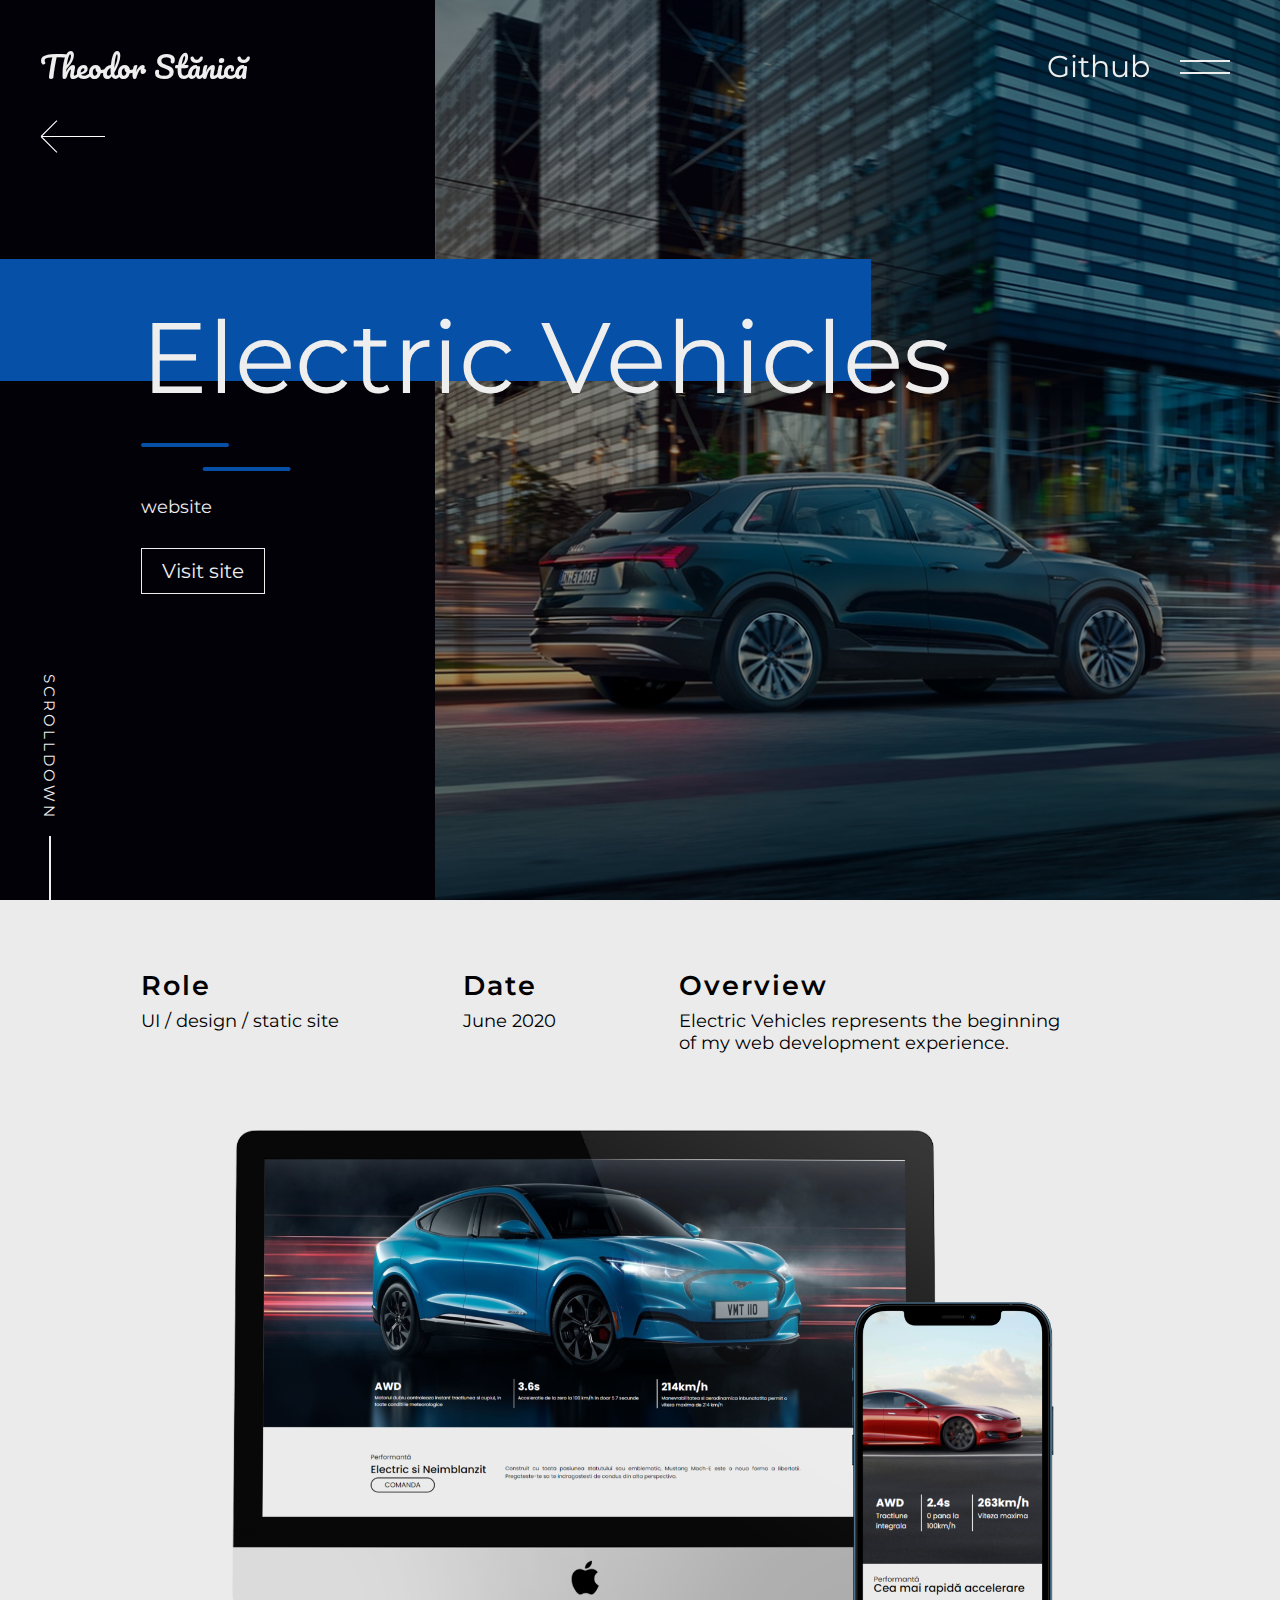
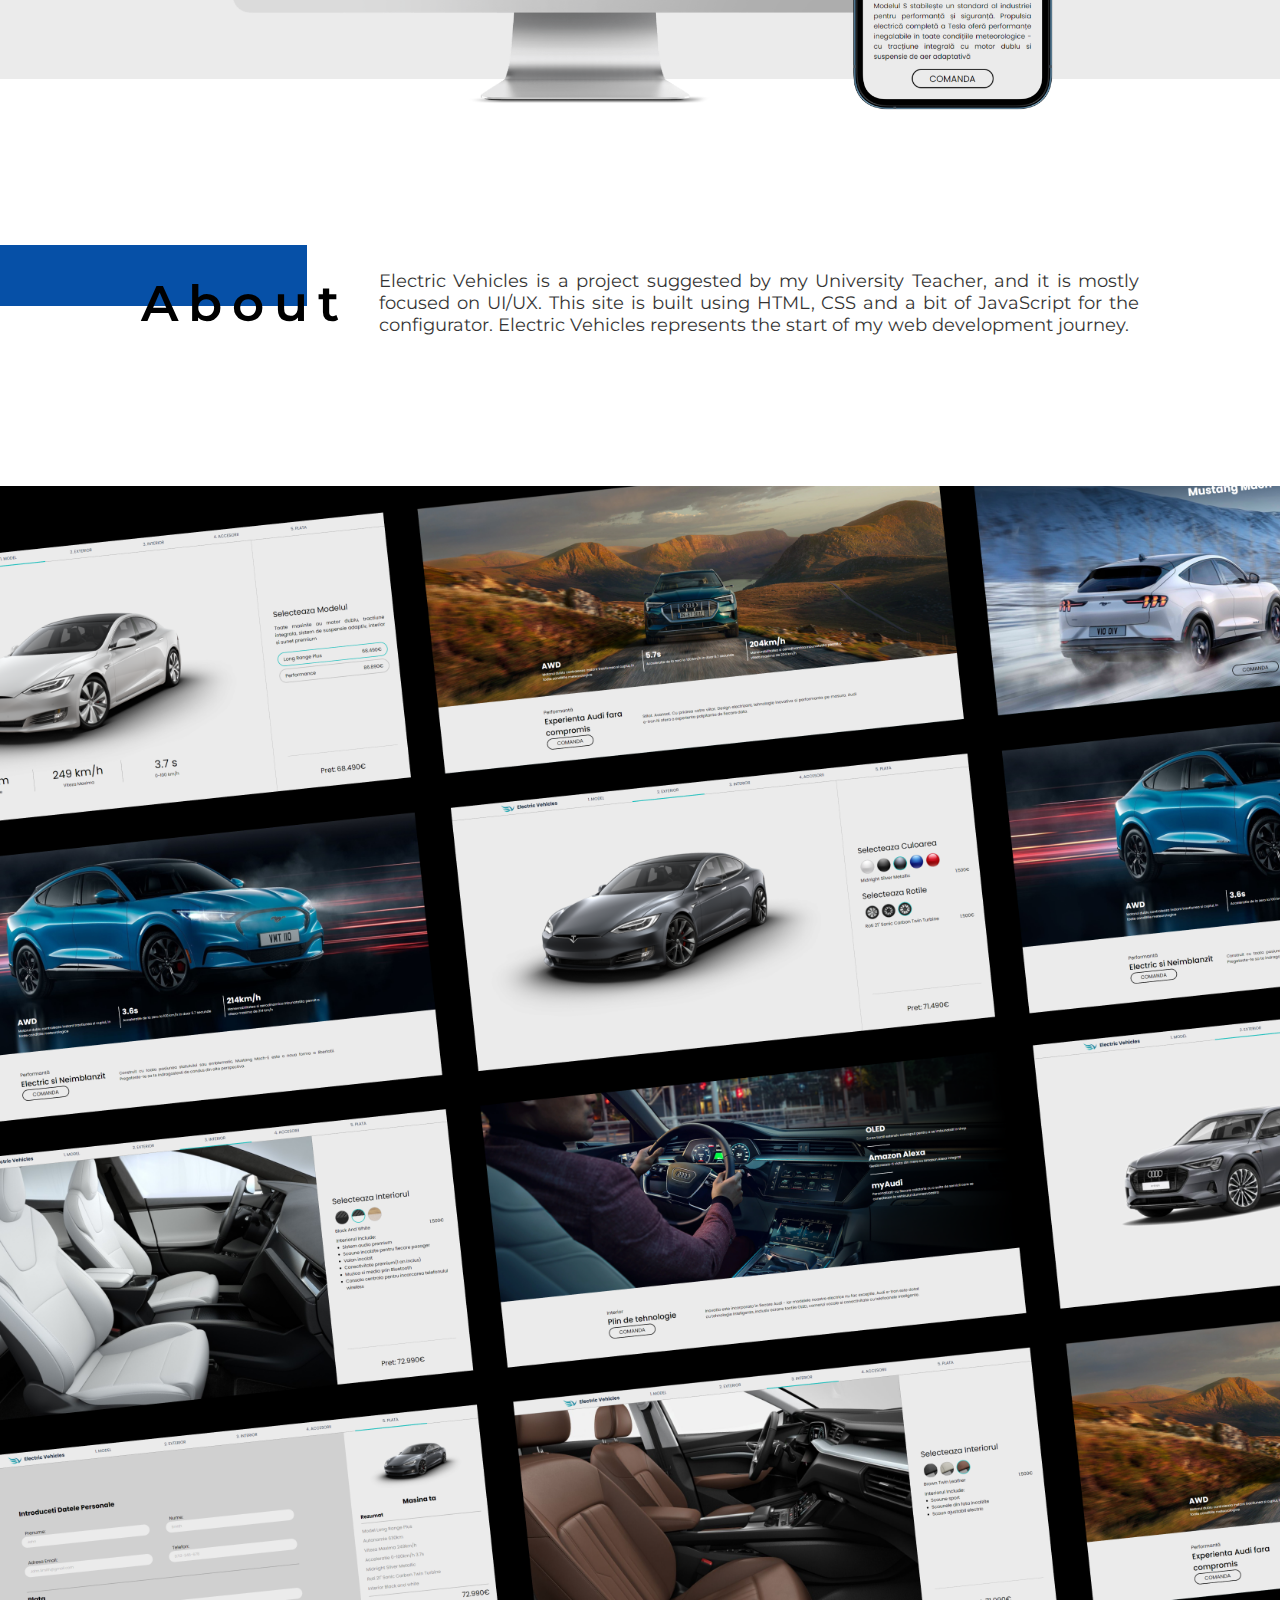
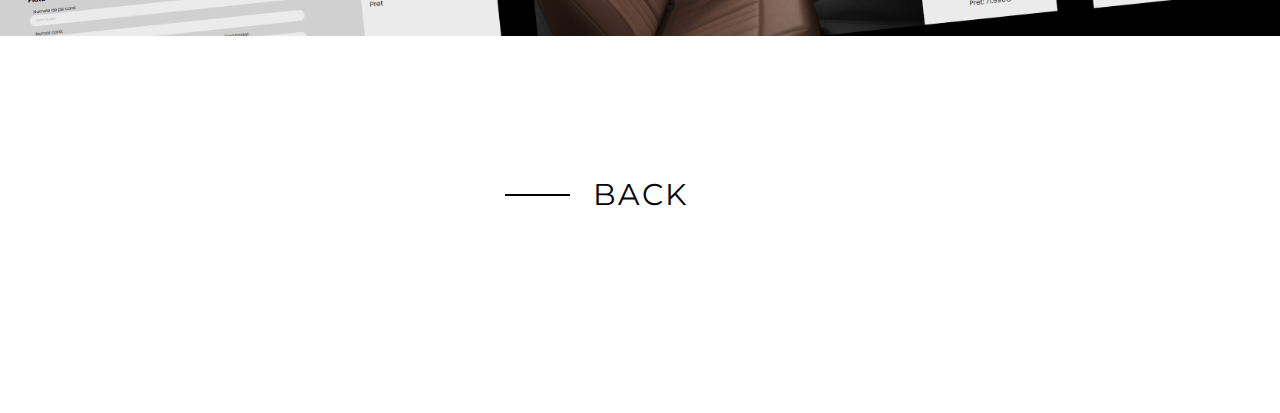
<file: electric-vehicles.html>
<!DOCTYPE html>
<html lang="en" class="presentation">
  <head>
    <meta charset="UTF-8" />
    <meta name="viewport" content="width=device-width, initial-scale=1.0" />
    <meta
      name="description"
      content="Theodor Stanica's Portfolio - Electric-Vehicles"
    />
    <title>Electric Vehicles</title>
    <link
      href="https://fonts.googleapis.com/css2?family=Montserrat:wght@400;600;900&family=Pacifico&display=swap"
      rel="stylesheet"
    />
    <link rel="stylesheet" href="./styles/styles.css" />
    <link
      rel="stylesheet"
      href="https://use.fontawesome.com/releases/v5.15.1/css/all.css"
      integrity="sha384-vp86vTRFVJgpjF9jiIGPEEqYqlDwgyBgEF109VFjmqGmIY/Y4HV4d3Gp2irVfcrp"
      crossorigin="anonymous"
      defer
    />
    <link rel="icon" href="./img/favicon.svg" />
  </head>
  <body>
    <header>
      <div class="logo-name">
        <a href="./index.html">Theodor Stănică</a>
      </div>
      <div class="nav-left">
        <a
          href="https://github.com/TheoStanica"
          class="nav-git-link"
          target="_blank"
          rel="noreferrer"
          ><i class="fab fa-github"></i> Github</a
        >
        <div class="hamburger">
          <div class="line line1"></div>
          <div class="line line2"></div>
        </div>
      </div>
      <div class="extended-menu">
        <ul class="nav-links">
          <li><a href="index.html#home">HOME</a></li>
          <li><a href="index.html#work1">MY WORK</a></li>
          <li><a href="index.html#contact">CONTACT</a></li>
        </ul>
      </div>
    </header>
    <section class="section-slide page-top">
      <div class="hero-left">
        <div class="hero-title">
          <h1>Electric Vehicles</h1>
          <div class="hero-title-bg"></div>
        </div>

        <div class="hero-lines">
          <div class="hero-line1"></div>
          <div class="hero-line2"></div>
        </div>
        <div class="hero-subtitle">
          <p>website</p>
          <a
            class="cta-button"
            href="https://theostanica.github.io/Electric-Vehicles/"
            target="_blank"
            rel="noreferrer"
            >Visit site</a
          >
        </div>
      </div>
      <div class="image image-electric-vehicles"></div>
      <div class="back-button">
        <a href="./index.html#work4"
          ><img src="./img/back-arrow.svg" alt="Back Arrow" loading="lazy"
        /></a>
      </div>
      <p class="scrolldown">SCROLLDOWN</p>
    </section>
    <section class="wrapper">
      <div class="meta">
        <div class="content meta-text-wrap">
          <ul class="meta-text">
            <li>
              <p class="small-title">Role</p>
              <p>UI / design / static site</p>
            </li>
            <li>
              <p class="small-title">Date</p>
              <p>June 2020</p>
            </li>
            <li>
              <p class="small-title">Overview</p>
              <p>
                Electric Vehicles represents the beginning of my web development
                experience.
              </p>
            </li>
          </ul>
        </div>
        <div class="content img-content">
          <img
            src="./img/EV-mac-mock.png"
            alt="Electric-Vahicles Presentation"
            loading="lazy"
          />
        </div>
        <div class="back-cover"></div>
      </div>
      <div class="text">
        <h2 class="heading">About</h2>
        <p class="text-works">
          Electric Vehicles is a project suggested by my University Teacher, and
          it is mostly focused on UI/UX. This site is built using HTML, CSS and
          a bit of JavaScript for the configurator. Electric Vehicles represents
          the start of my web development journey.
        </p>
      </div>
      <div class="big-image"></div>
      <div class="content back-btn-wrap">
        <a class="back-btn" href="./index.html#work4">BACK</a>
      </div>
    </section>
  </body>

  <script src="./js/navHandler.js"></script>
  <script src="./js/presentProject.js"></script>
</html>
</file>
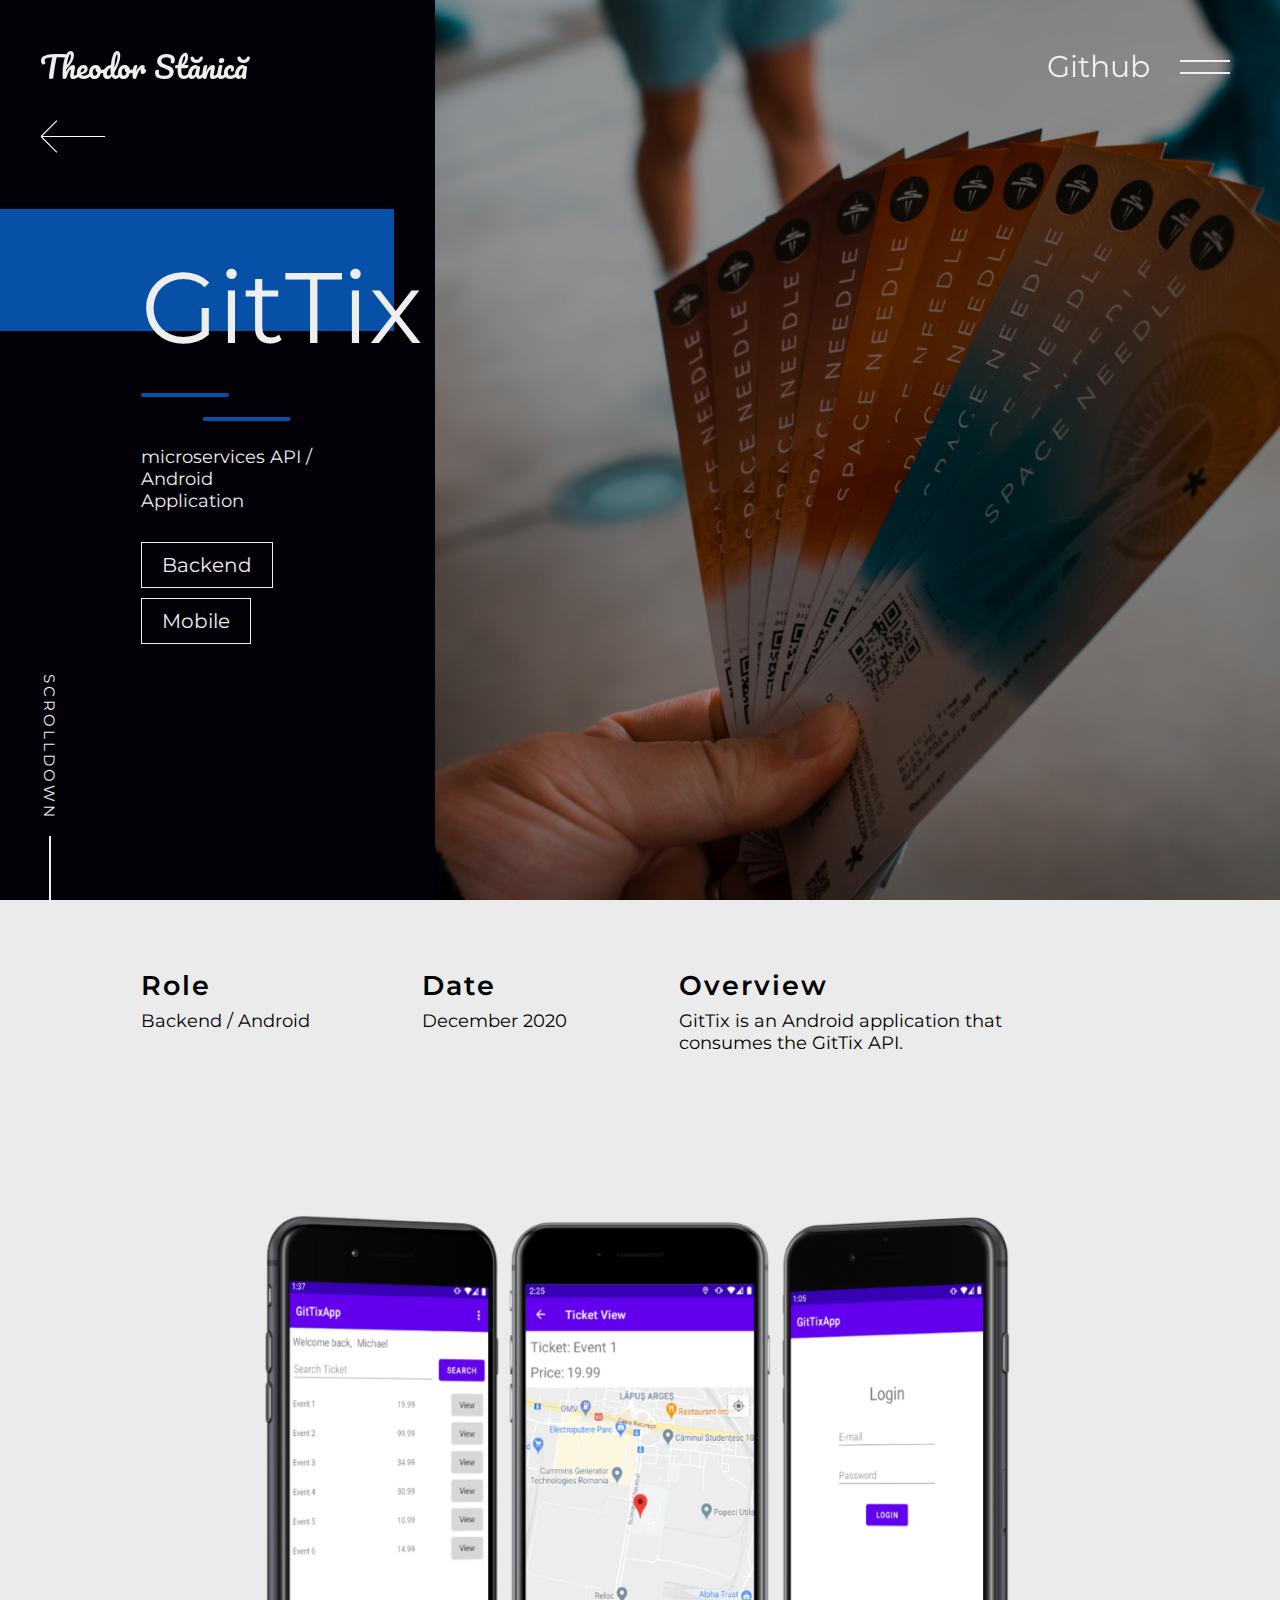
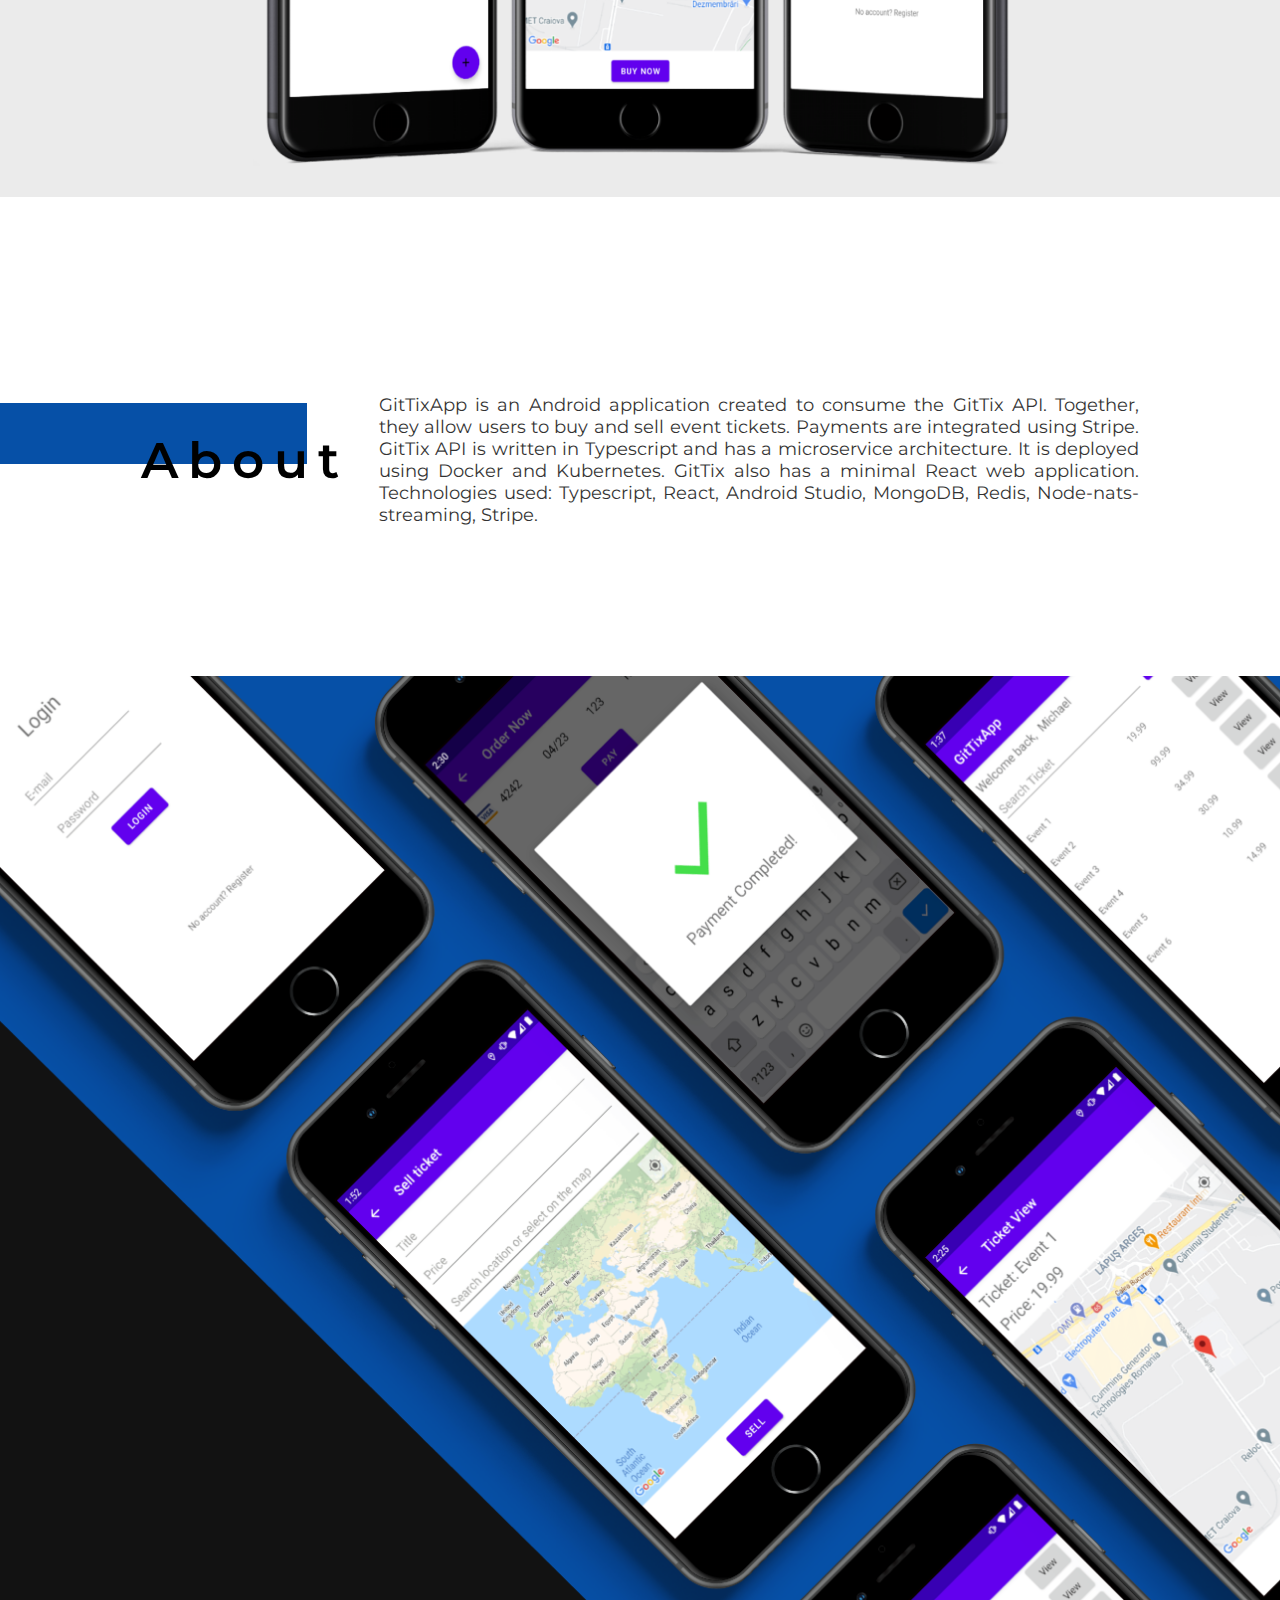
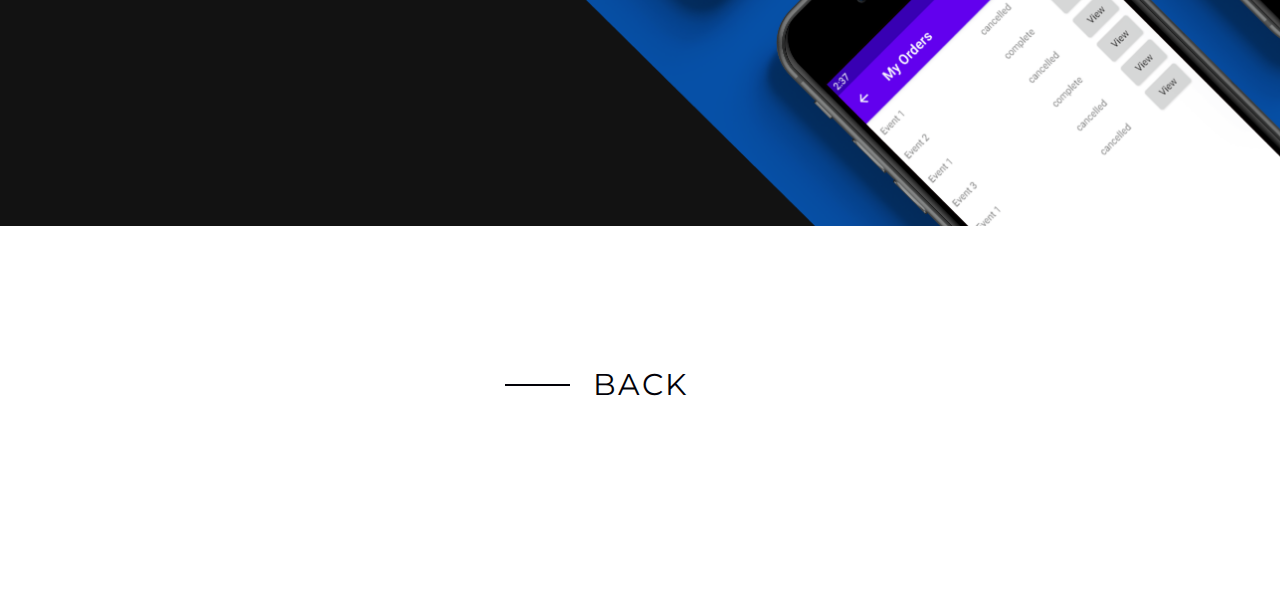
<file: gititx.html>
<!DOCTYPE html>
<html lang="en" class="presentation">
  <head>
    <meta charset="UTF-8" />
    <meta name="viewport" content="width=device-width, initial-scale=1.0" />
    <meta name="description" content="Theodor Stanica's Portfolio - GitTix" />
    <title>GitTix</title>
    <link
      href="https://fonts.googleapis.com/css2?family=Montserrat:wght@400;600;900&family=Pacifico&display=swap"
      rel="stylesheet"
    />
    <link rel="stylesheet" href="./styles/styles.css" />
    <link
      rel="stylesheet"
      href="https://use.fontawesome.com/releases/v5.15.1/css/all.css"
      integrity="sha384-vp86vTRFVJgpjF9jiIGPEEqYqlDwgyBgEF109VFjmqGmIY/Y4HV4d3Gp2irVfcrp"
      crossorigin="anonymous"
      defer
    />
    <link rel="icon" href="./img/favicon.svg" />
  </head>
  <body>
    <header>
      <div class="logo-name">
        <a href="./index.html">Theodor Stănică</a>
      </div>
      <div class="nav-left">
        <a
          href="https://github.com/TheoStanica"
          class="nav-git-link"
          target="_blank"
          rel="noreferrer"
          ><i class="fab fa-github"></i> Github</a
        >
        <div class="hamburger">
          <div class="line line1"></div>
          <div class="line line2"></div>
        </div>
      </div>
      <div class="extended-menu">
        <ul class="nav-links">
          <li><a href="index.html#home">HOME</a></li>
          <li><a href="index.html#work1">MY WORK</a></li>
          <li><a href="index.html#contact">CONTACT</a></li>
        </ul>
      </div>
    </header>
    <section class="section-slide page-top">
      <div class="hero-left">
        <div class="hero-title">
          <h1>GitTix</h1>
          <div class="hero-title-bg"></div>
        </div>

        <div class="hero-lines">
          <div class="hero-line1"></div>
          <div class="hero-line2"></div>
        </div>
        <div class="hero-subtitle">
          <p>microservices API / Android Application</p>
          <a
            class="cta-button"
            href="https://github.com/TheoStanica/tickets-microservices/"
            target="_blank"
            rel="noreferrer"
            ><i class="fab fa-github"></i> Backend</a
          >
          <a
            class="cta-button"
            href="https://github.com/TheoStanica/GitTix-Android/"
            target="_blank"
            rel="noreferrer"
            ><i class="fab fa-github"></i> Mobile</a
          >
        </div>
      </div>
      <div class="image image-gittix"></div>
      <div class="back-button">
        <a href="./index.html#work3"
          ><img src="./img/back-arrow.svg" alt="Back Arrow"
        /></a>
      </div>
      <p class="scrolldown">SCROLLDOWN</p>
    </section>
    <section class="wrapper">
      <div class="meta">
        <div class="content meta-text-wrap">
          <ul class="meta-text">
            <li>
              <p class="small-title">Role</p>
              <p>Backend / Android</p>
            </li>
            <li>
              <p class="small-title">Date</p>
              <p>December 2020</p>
            </li>
            <li>
              <p class="small-title">Overview</p>
              <p>
                GitTix is an Android application that consumes the GitTix API.
              </p>
            </li>
          </ul>
        </div>
        <div class="content img-content">
          <img src="./img/gittix-phone-mock.png" alt="GitTix Preview" />
        </div>
        <div class="back-cover"></div>
      </div>
      <div class="text">
        <h2 class="heading">About</h2>
        <p class="text-works">
          GitTixApp is an Android application created to consume the GitTix API.
          Together, they allow users to buy and sell event tickets. Payments are
          integrated using Stripe. GitTix API is written in Typescript and has a
          microservice architecture. It is deployed using Docker and Kubernetes.
          GitTix also has a minimal React web application. Technologies used:
          Typescript, React, Android Studio, MongoDB, Redis,
          Node-nats-streaming, Stripe.
        </p>
      </div>
      <div class="big-image gittix"></div>
      <div class="content back-btn-wrap">
        <a class="back-btn" href="./index.html#work3">BACK</a>
      </div>
    </section>
  </body>

  <script src="./js/navHandler.js"></script>
  <script src="./js/presentProject.js"></script>
</html>
</file>
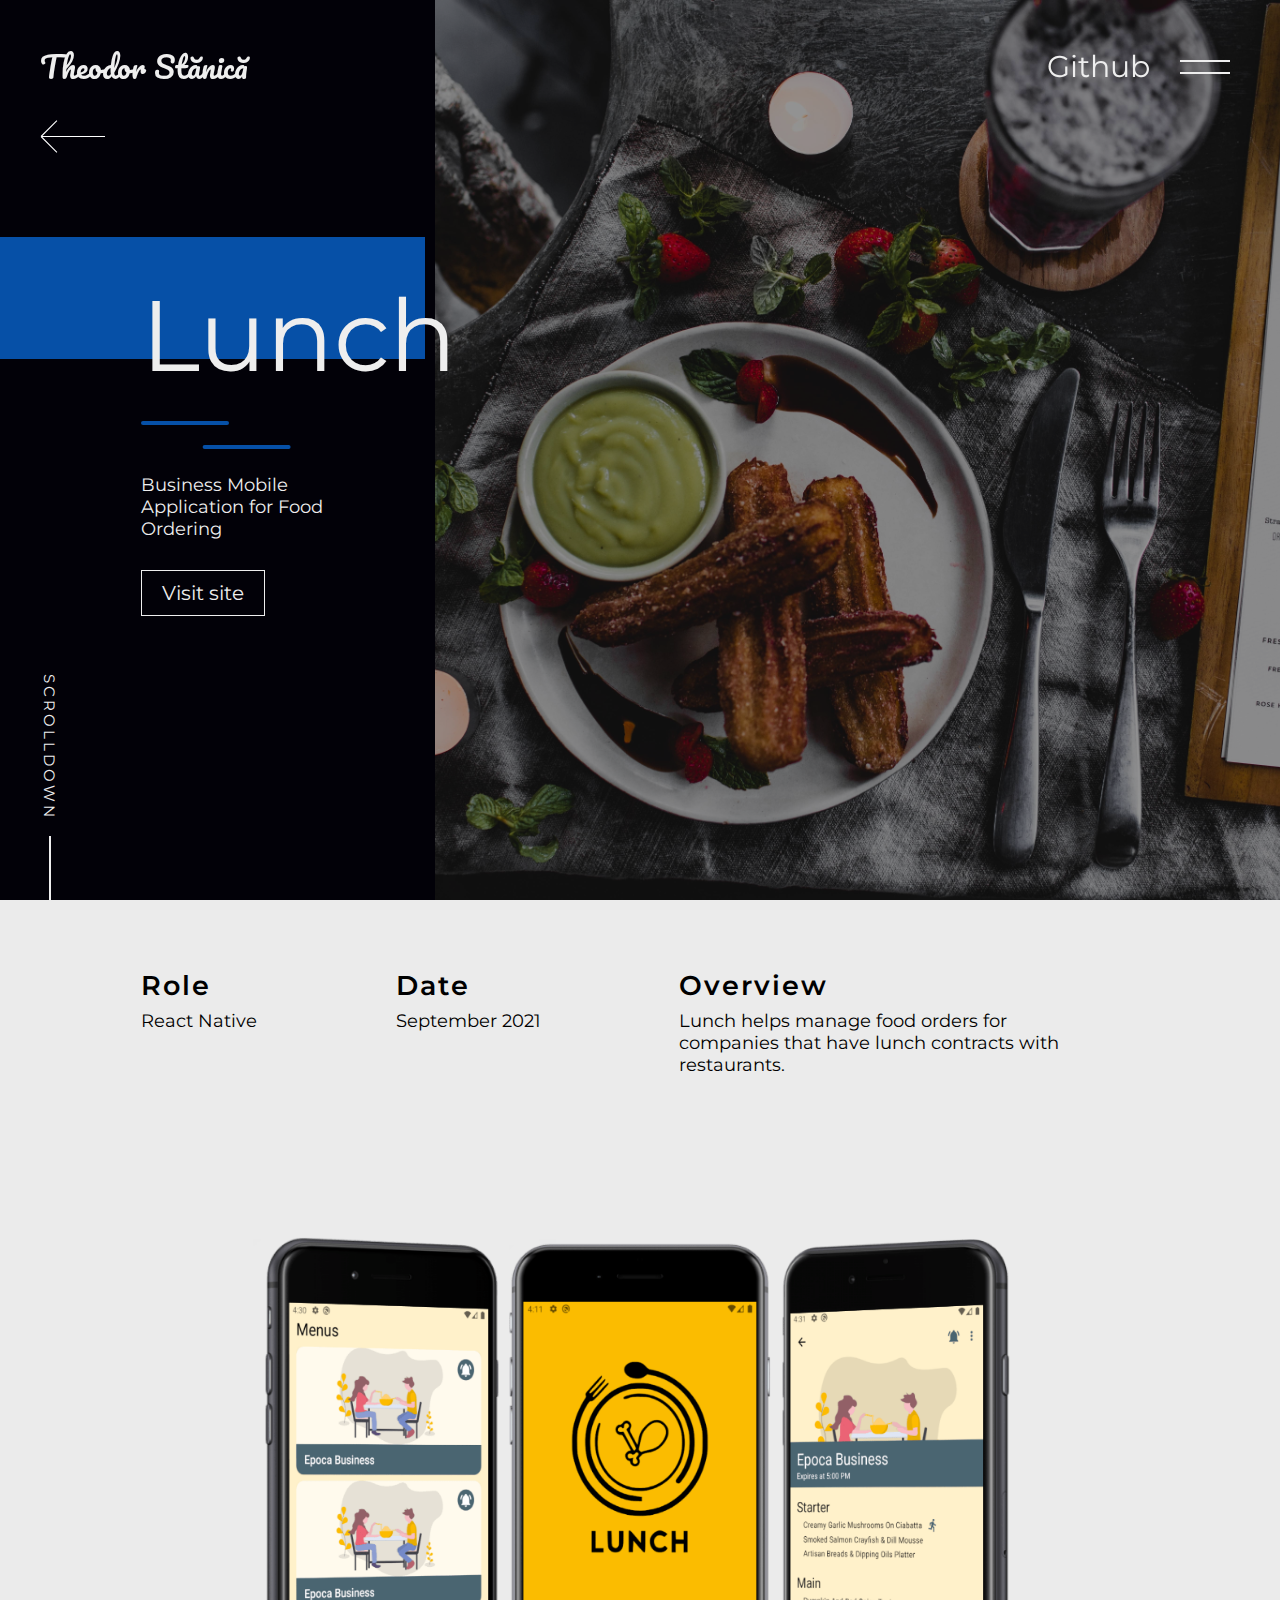
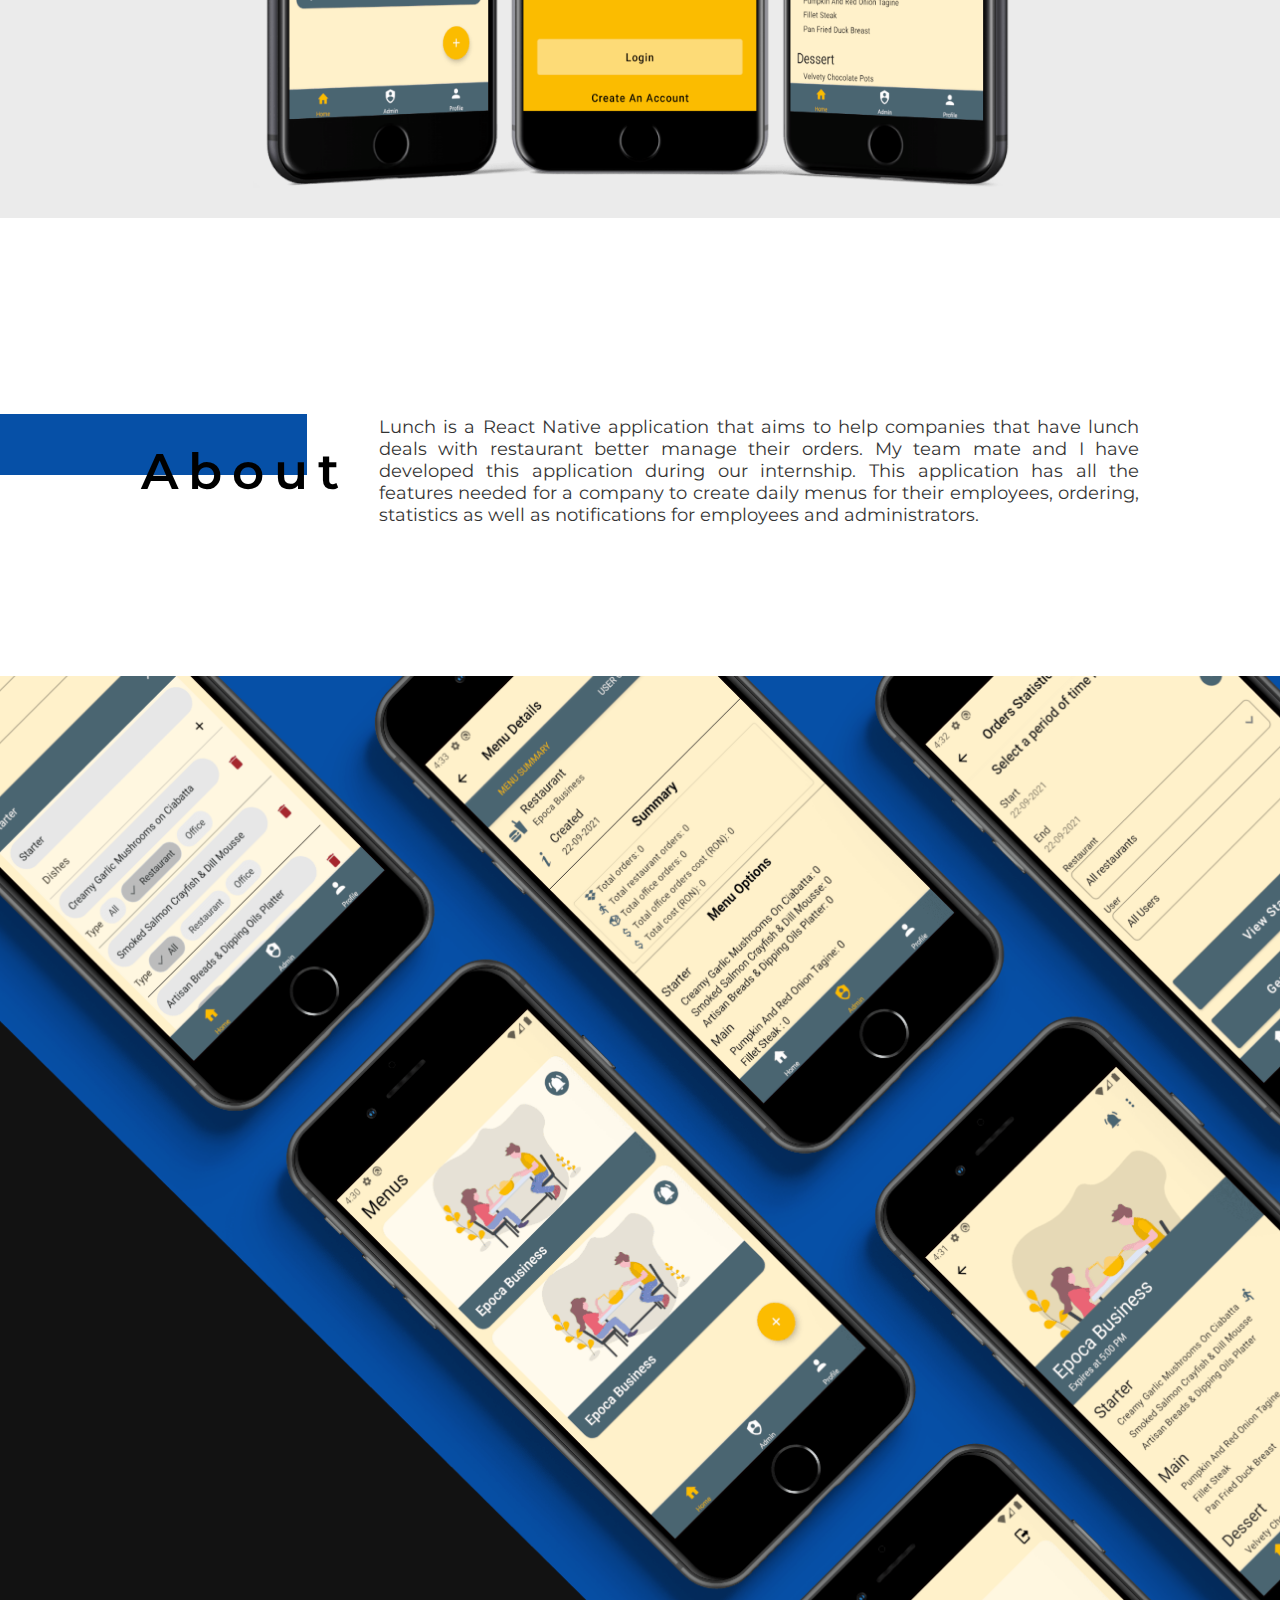
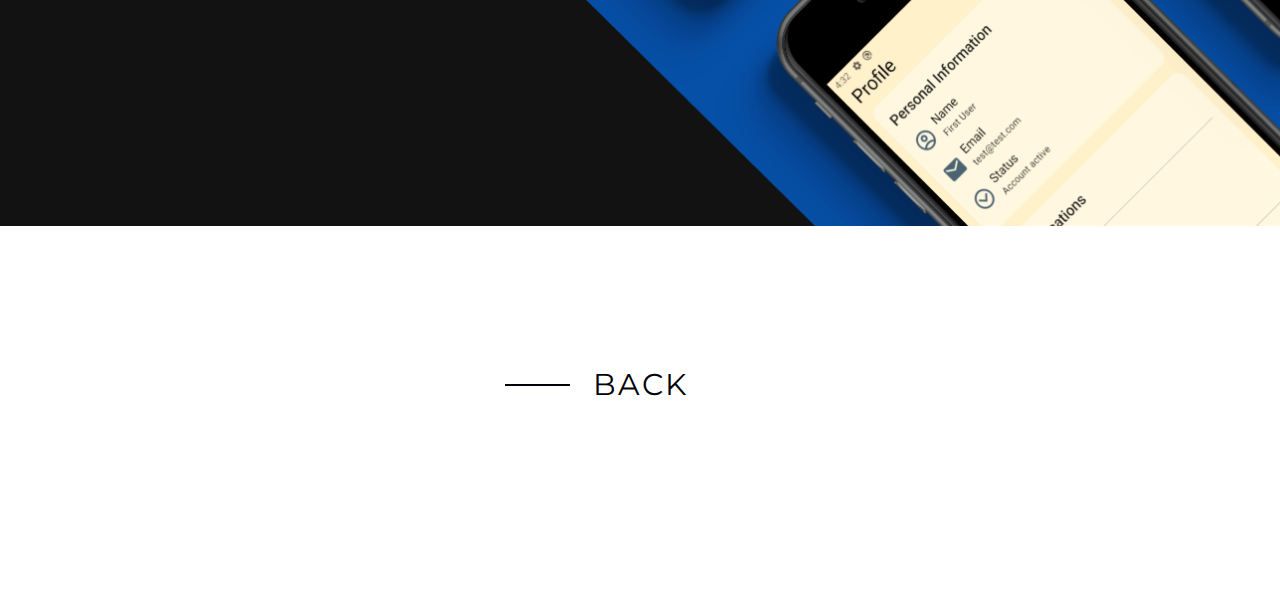
<file: lunch.html>
<!DOCTYPE html>
<html lang="en" class="presentation">
  <head>
    <meta charset="UTF-8" />
    <meta name="viewport" content="width=device-width, initial-scale=1.0" />
    <meta name="description" content="Theodor Stanica's Portfolio - Lunch" />
    <title>Lunch</title>
    <link
      href="https://fonts.googleapis.com/css2?family=Montserrat:wght@400;600;900&family=Pacifico&display=swap"
      rel="stylesheet"
    />
    <link rel="stylesheet" href="./styles/styles.css" />
    <link
      rel="stylesheet"
      href="https://use.fontawesome.com/releases/v5.15.1/css/all.css"
      integrity="sha384-vp86vTRFVJgpjF9jiIGPEEqYqlDwgyBgEF109VFjmqGmIY/Y4HV4d3Gp2irVfcrp"
      crossorigin="anonymous"
      defer
    />
    <link rel="icon" href="./img/favicon.svg" />
  </head>
  <body>
    <header>
      <div class="logo-name">
        <a href="./index.html">Theodor Stănică</a>
      </div>
      <div class="nav-left">
        <a
          href="https://github.com/TheoStanica"
          class="nav-git-link"
          target="_blank"
          rel="noreferrer"
          ><i class="fab fa-github"></i> Github</a
        >
        <div class="hamburger">
          <div class="line line1"></div>
          <div class="line line2"></div>
        </div>
      </div>
      <div class="extended-menu">
        <ul class="nav-links">
          <li><a href="index.html#home">HOME</a></li>
          <li><a href="index.html#work1">MY WORK</a></li>
          <li><a href="index.html#contact">CONTACT</a></li>
        </ul>
      </div>
    </header>
    <section class="section-slide page-top">
      <div class="hero-left">
        <div class="hero-title">
          <h1>Lunch</h1>
          <div class="hero-title-bg"></div>
        </div>

        <div class="hero-lines">
          <div class="hero-line1"></div>
          <div class="hero-line2"></div>
        </div>
        <div class="hero-subtitle">
          <p>Business Mobile Application for Food Ordering</p>
          <a
            class="cta-button"
            href="https://github.com/TheoStanica/Lunch/"
            target="_blank"
            rel="noreferrer"
            >Visit site</a
          >
        </div>
      </div>
      <div class="image image-lunch"></div>
      <div class="back-button">
        <a href="./index.html#work1"
          ><img src="./img/back-arrow.svg" alt="Back Arrow"
        /></a>
      </div>
      <p class="scrolldown">SCROLLDOWN</p>
    </section>
    <section class="wrapper">
      <div class="meta">
        <div class="content meta-text-wrap">
          <ul class="meta-text">
            <li>
              <p class="small-title">Role</p>
              <p>React Native</p>
            </li>
            <li>
              <p class="small-title">Date</p>
              <p>September 2021</p>
            </li>
            <li>
              <p class="small-title">Overview</p>
              <p>
                Lunch helps manage food orders for companies that have lunch
                contracts with restaurants.
              </p>
            </li>
          </ul>
        </div>
        <div class="content img-content">
          <img src="./img/lunch-mockup.png" alt="Lunch Mockup" />
        </div>
        <div class="back-cover"></div>
      </div>
      <div class="text">
        <h2 class="heading">About</h2>
        <p class="text-works">
          Lunch is a React Native application that aims to help companies that
          have lunch deals with restaurant better manage their orders. My team
          mate and I have developed this application during our internship. This
          application has all the features needed for a company to create daily
          menus for their employees, ordering, statistics as well as
          notifications for employees and administrators.
        </p>
      </div>
      <div class="big-image lunch"></div>
      <div class="content back-btn-wrap">
        <a class="back-btn" href="./index.html#work1">BACK</a>
      </div>
    </section>
  </body>

  <script src="./js/navHandler.js"></script>
  <script src="./js/presentProject.js"></script>
</html>
</file>
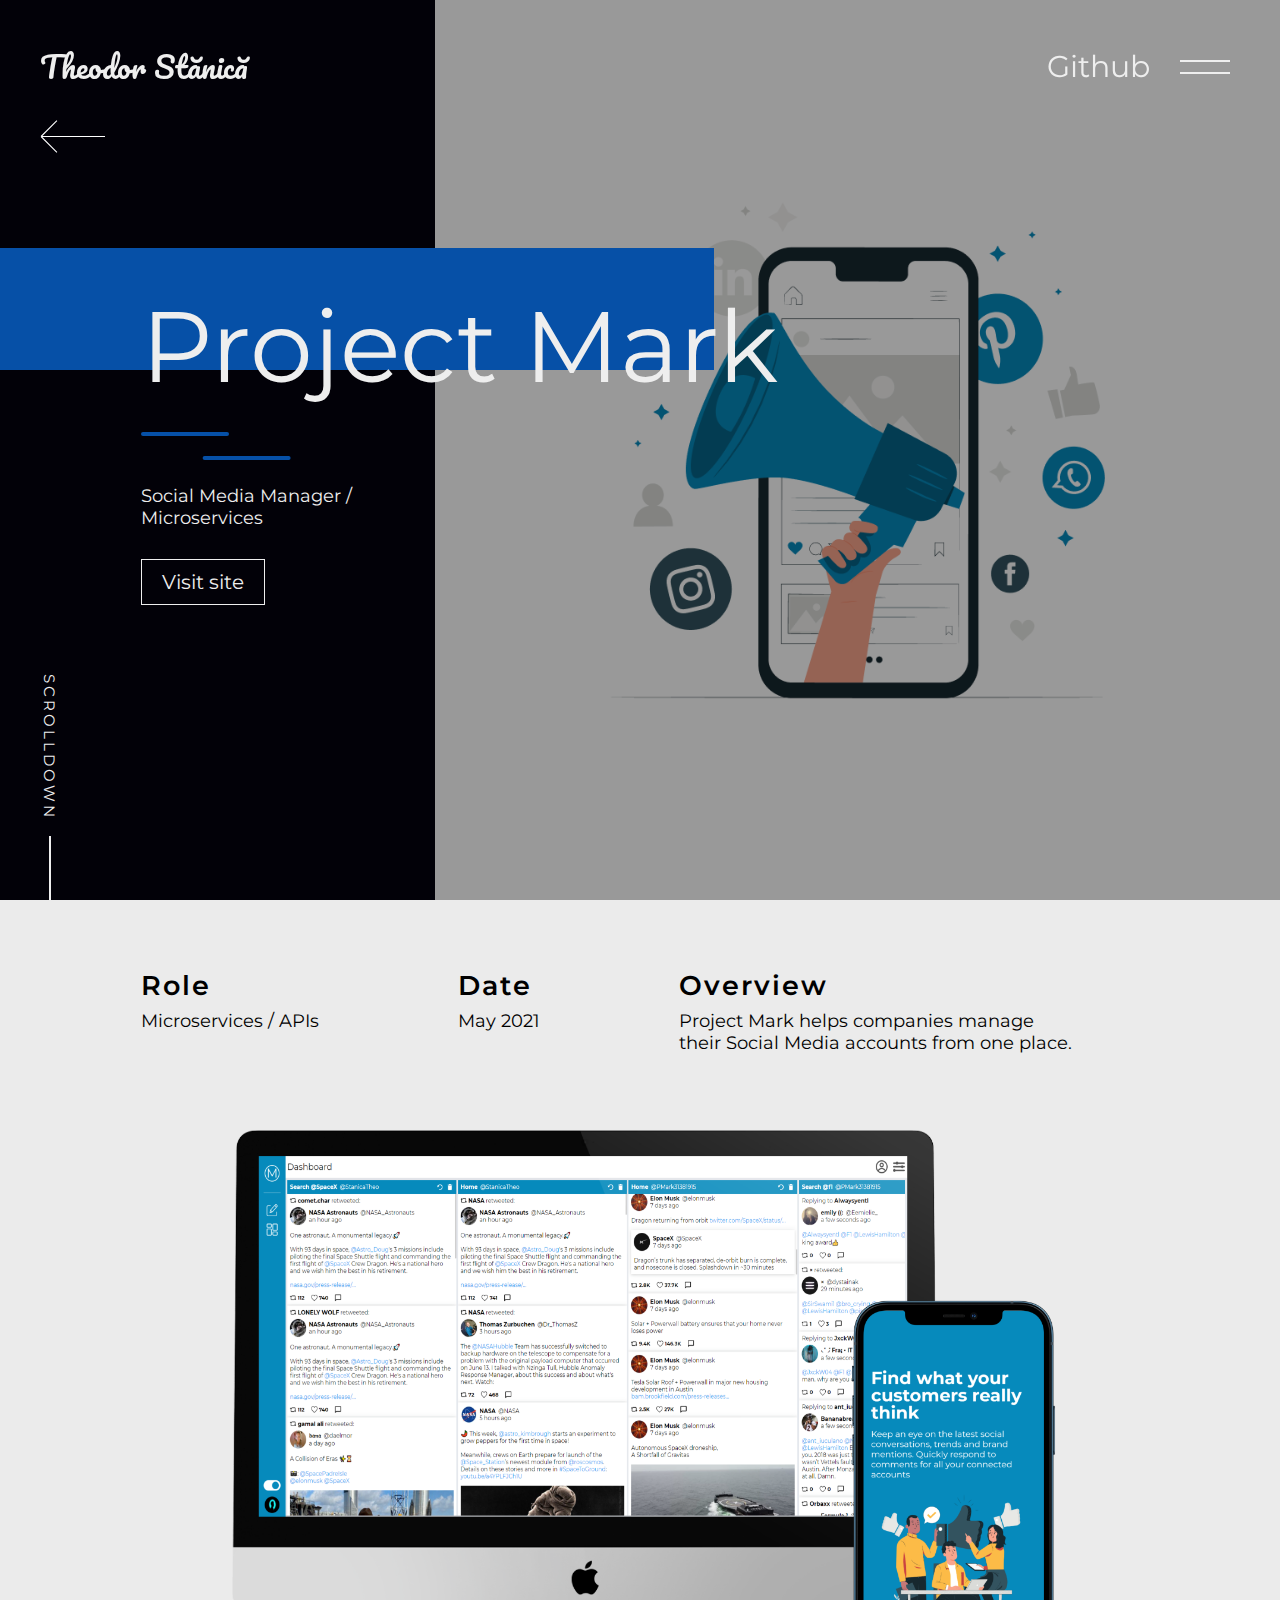
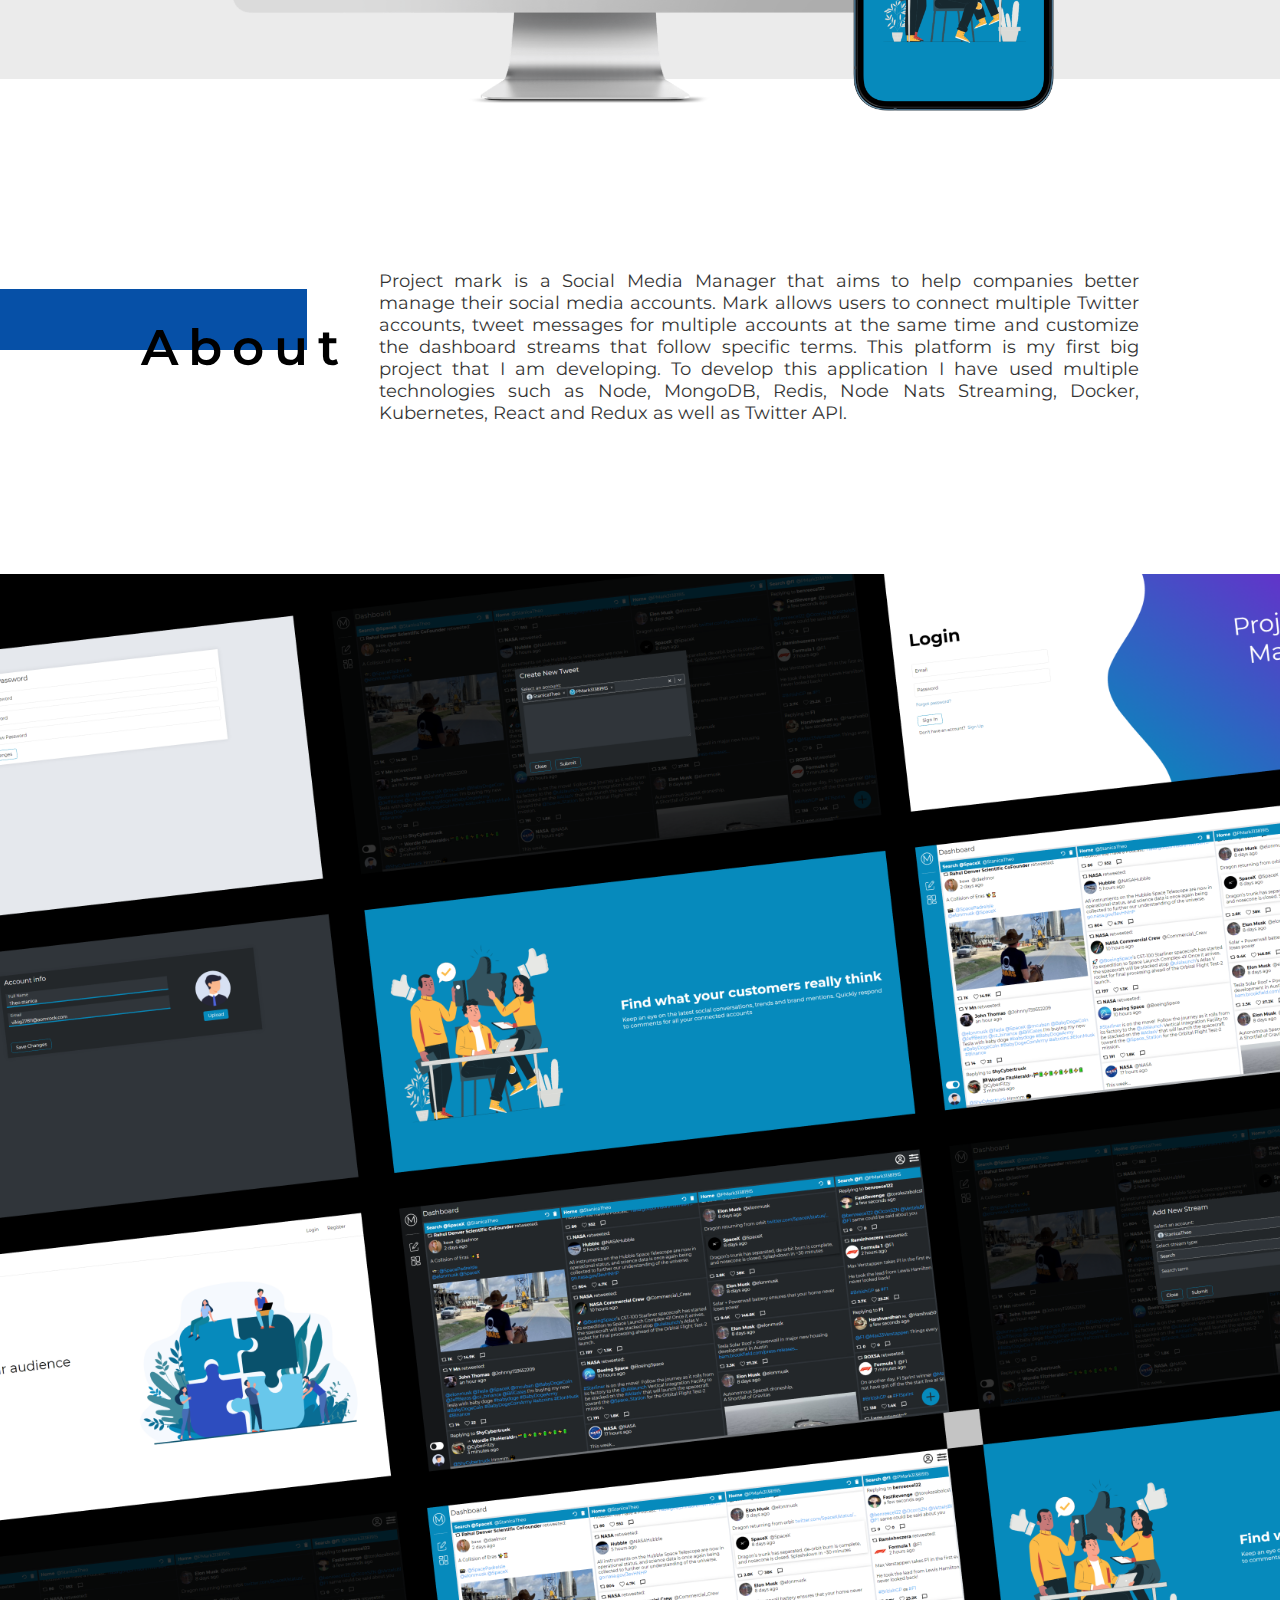
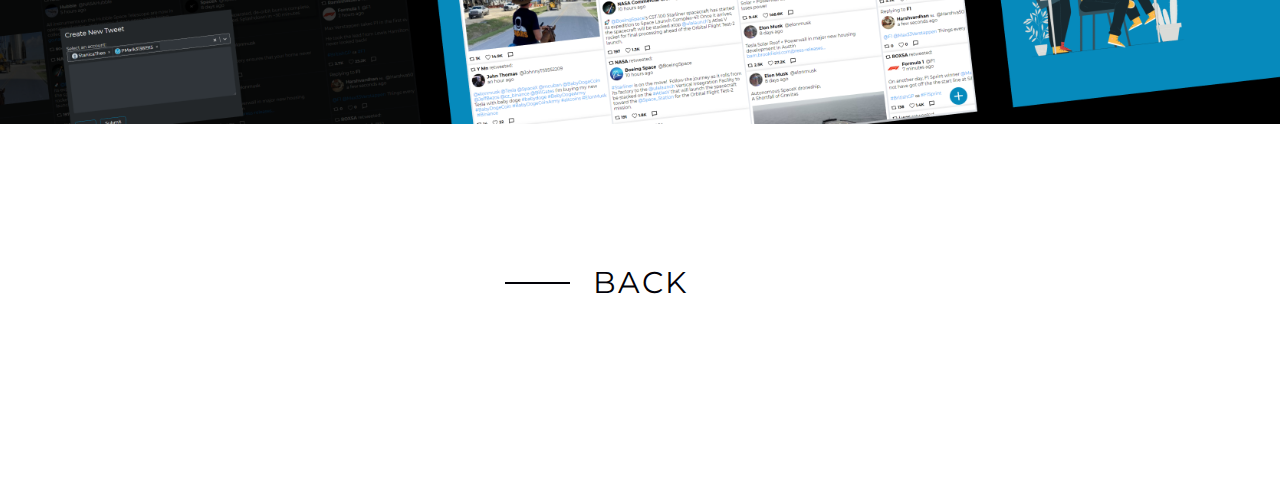
<file: project-mark.html>
<!DOCTYPE html>
<html lang="en" class="presentation">
  <head>
    <meta charset="UTF-8" />
    <meta name="viewport" content="width=device-width, initial-scale=1.0" />
    <meta
      name="description"
      content="Theodor Stanica's Portfolio - Project Mark"
    />
    <title>Project Mark</title>
    <link
      href="https://fonts.googleapis.com/css2?family=Montserrat:wght@400;600;900&family=Pacifico&display=swap"
      rel="stylesheet"
    />
    <link rel="stylesheet" href="./styles/styles.css" />
    <link
      rel="stylesheet"
      href="https://use.fontawesome.com/releases/v5.15.1/css/all.css"
      integrity="sha384-vp86vTRFVJgpjF9jiIGPEEqYqlDwgyBgEF109VFjmqGmIY/Y4HV4d3Gp2irVfcrp"
      crossorigin="anonymous"
      defer
    />
    <link rel="icon" href="./img/favicon.svg" />
  </head>
  <body>
    <header>
      <div class="logo-name">
        <a href="./index.html">Theodor Stănică</a>
      </div>
      <div class="nav-left">
        <a
          href="https://github.com/TheoStanica"
          class="nav-git-link"
          target="_blank"
          rel="noreferrer"
          ><i class="fab fa-github"></i> Github</a
        >
        <div class="hamburger">
          <div class="line line1"></div>
          <div class="line line2"></div>
        </div>
      </div>
      <div class="extended-menu">
        <ul class="nav-links">
          <li><a href="index.html#home">HOME</a></li>
          <li><a href="index.html#work1">MY WORK</a></li>
          <li><a href="index.html#contact">CONTACT</a></li>
        </ul>
      </div>
    </header>
    <section class="section-slide page-top">
      <div class="hero-left">
        <div class="hero-title">
          <h1>Project Mark</h1>
          <div class="hero-title-bg"></div>
        </div>

        <div class="hero-lines">
          <div class="hero-line1"></div>
          <div class="hero-line2"></div>
        </div>
        <div class="hero-subtitle">
          <p>Social Media Manager / Microservices</p>
          <a
            class="cta-button"
            href="https://github.com/TheoStanica/tickets-microservices/"
            target="_blank"
            rel="noreferrer"
            >Visit site</a
          >
        </div>
      </div>
      <div class="image image-mark"></div>
      <div class="back-button">
        <a href="./index.html#work2"
          ><img src="./img/back-arrow.svg" alt="Back Arrow"
        /></a>
      </div>
      <p class="scrolldown">SCROLLDOWN</p>
    </section>
    <section class="wrapper">
      <div class="meta">
        <div class="content meta-text-wrap">
          <ul class="meta-text">
            <li>
              <p class="small-title">Role</p>
              <p>Microservices / APIs</p>
            </li>
            <li>
              <p class="small-title">Date</p>
              <p>May 2021</p>
            </li>
            <li>
              <p class="small-title">Overview</p>
              <p>
                Project Mark helps companies manage their Social Media accounts
                from one place.
              </p>
            </li>
          </ul>
        </div>
        <div class="content img-content">
          <img src="./img/Mark-mockup.png" alt="Project Mark Preview" />
        </div>
        <div class="back-cover"></div>
      </div>
      <div class="text">
        <h2 class="heading">About</h2>
        <p class="text-works">
          Project mark is a Social Media Manager that aims to help companies
          better manage their social media accounts. Mark allows users to
          connect multiple Twitter accounts, tweet messages for multiple
          accounts at the same time and customize the dashboard streams that
          follow specific terms. This platform is my first big project that I am
          developing. To develop this application I have used multiple
          technologies such as Node, MongoDB, Redis, Node Nats Streaming,
          Docker, Kubernetes, React and Redux as well as Twitter API.
        </p>
      </div>
      <div class="big-image mark"></div>
      <div class="content back-btn-wrap">
        <a class="back-btn" href="./index.html#work2">BACK</a>
      </div>
    </section>
  </body>

  <script src="./js/navHandler.js"></script>
  <script src="./js/presentProject.js"></script>
</html>
</file>
<file: styles/styles.css>
* {
  padding: 0;
  margin: 0;
  box-sizing: border-box;
}
html {
  font-size: 62.5%;
}

body {
  background: #17181a;
  overflow-x: hidden;
  font-family: montserrat;
  position: relative;
  background: #0c121e;
  background: rgb(5 9 18);
  background: rgb(7 2 24);
  background: rgb(6 1 21);
  background: rgb(2 1 8);
}
#bg-slides {
  height: 100vh;
  position: fixed;
  top: 0;
  left: 0;
  width: 110vw;
  height: 110vh;
}
#moon-background {
  position: fixed;
  top: 0;
  left: 0;
  width: 100%;
  height: 100vh;
  overflow: hidden;
  z-index: -10;
}
#moonlight {
  position: absolute;
  top: 0;
  bottom: 0;
  left: 30%;
  margin: auto;
  width: 1390px;
  height: 1390px;
}
.moonlight-img {
  background: url('../img/moonlight.svg');
  background-size: 100%;
  width: 100%;
  height: 100%;
}

.hero-moon {
  top: 0;
  left: 0;
  width: 100%;
  height: 100vh;
  z-index: -1;
}
.moon_img {
  position: absolute;
  top: 0;
  bottom: 0;
  left: 30%;
  margin: auto;
  width: 1390px;
  height: 1390px;
  display: flex;
  justify-content: center;
  align-items: center;
}
.js-moon {
  width: 40%;
  height: 40%;
  display: flex;
  justify-content: center;
  align-items: center;
}
.moon-back {
  position: absolute;
  top: 0;
  left: 0;
  width: 100%;
  height: 100%;
  z-index: -5;
}
.moon-front {
  position: absolute;
  top: 0;
  left: 0;
  width: 100%;
  height: 100%;
  z-index: 50;
}
.moon-image {
  background: url('../img/moon.svg');
  background-size: 100%;
  width: 100%;
  height: 100%;
  background-repeat: no-repeat;
}

.portfolio-title {
  font-size: 6rem;
  color: #2175d8;
  color: #0650a7;
  font-weight: 800;
  position: absolute;
  top: 50%;
  left: 10%;
  transform: translate(-50%, -50%);
}
.cloud {
  width: 70%;
  height: 70%;
}

.cloud1 {
  background: url('../img/cloud1.svg');
  position: absolute;
  left: -20%;
  top: 65%;
  background-repeat: no-repeat;
  background-size: contain;
}
.cloud3 {
  background: url('../img/cloud3.svg');
  position: absolute;
  left: 50%;
  top: 67%;
  background-repeat: no-repeat;
  background-size: contain;
}
.cloud2 {
  background: url('../img/cloud2.svg');
  position: absolute;
  left: 67%;
  top: 20%;
  background-repeat: no-repeat;
  background-size: contain;
}
.cloud4 {
  background: url('../img/b_cloud01.svg');
  position: absolute;
  left: 40%;
  top: -20%;
  background-repeat: no-repeat;
  background-size: contain;
}
.cloud5 {
  background: url('../img/b_cloud02.svg');
  position: absolute;
  left: -25%;
  top: -7%;
  background-repeat: no-repeat;
  background-size: contain;
}

.slide {
  position: absolute;
  top: 0;
  left: 0;
  width: 100%;
  height: 100%;
  z-index: -1;
}
.slide1 {
  background: url('../img/slide1.png');
  background-size: cover;
}
.slide2 {
  background: url('../img/slide2.png');
  background-size: cover;
}
.slide3 {
  background: url('../img/slide3.png');
  background-size: cover;
}
.slide4 {
  background: url('../img/slide4.png');
  background-size: cover;
}

header {
  display: flex;
  justify-content: space-between;
  padding: 40px 40px 0 40px;
  position: fixed;
  width: 100vw;
  z-index: 10;
  transition: padding 0.5s ease-in-out, background-color 0.5s ease-in-out;
}
header.scrolled {
  padding: 10px 40px 10px 40px;
  background-color: rgba(2, 1, 8, 0.95);
}

header.active .logo-name a {
  color: black;
}
header .hamburger .line {
  transition: 0.4s ease-in-out;
}
header.active .hamburger .line {
  background: black;
}
header.active .hamburger .line1 {
  transform: rotate(45deg) translateY(8.5px);
}
header.active .hamburger .line2 {
  transform: rotate(-45deg) translateY(-8.5px);
}
header.active .nav-git-link {
  color: black;
}
.extended-menu {
  position: absolute;
  width: 100vw;
  height: 100vh;
  top: -100vh;
  left: 0;
  background: #eee;
  z-index: -1;
  transition: 0.4s ease-in-out;
}
.extended-menu.active {
  top: 0;
}

.nav-links {
  position: absolute;
  top: 50%;
  left: 50%;
  transform: translate(-50%, -50%);
  list-style: none;
  text-align: center;
}

.nav-links a {
  color: black;
  display: inline-block;
  position: relative;
  margin: 3rem 0;
  text-decoration: none;
  font-size: 10rem;
  white-space: nowrap;
}
.nav-links a::before {
  content: '';
  position: absolute;
  width: 120%;
  height: 10px;
  top: 50%;
  left: -10%;
  background: black;
  transform: scaleX(0);
  transform-origin: right;
  transition: transform 0.2s ease-in-out;
}

.nav-links a:hover::before {
  transform: scaleX(1);
  transform-origin: left;
}

.logo-name {
  font-family: pacifico;
}
.logo-name a {
  text-decoration: none;
  color: #eee;
  font-size: 3rem;
  transition: color 0.5s ease-in;
}
.hamburger {
  cursor: pointer;
}
.hamburger .line {
  width: 50px;
  height: 2px;
  background: #eee;
  margin: 1rem;
  pointer-events: none;
  transition: background 0.7s ease-in-out;
}
.nav-left {
  display: flex;
  align-items: center;
}
.nav-git-link {
  color: #eee;
  font-size: 3rem;
  margin-right: 2rem;
  text-decoration: none;
  transition: color 0.2s ease-in-out;
}
.nav-git-link:hover {
  color: rgb(133, 133, 133);
}

.section-slide {
  position: relative;
  min-height: 100vh;
  min-height: calc(var(--vh, 1vh) * 100);
  color: #eee;
}
.section-slide.white {
  color: black;
  background-color: #eee;
}

.hero-left {
  margin-left: 11%;
  position: absolute;
  /* top: 50%; */
  bottom: 50%;
  transform: translateY(50%);
  z-index: 1;
}
.hero-title {
  font-size: 5rem;
  position: relative;
  display: inline-block;
}
.hero-title h1 {
  font-weight: normal;
}
.hero-subtitle {
  font-size: 1.8rem;
  width: 50%;
}
.hero-subtitle p,
.hero .author {
  margin-bottom: 3rem;
}
.hero .hero-subtitle {
  width: 70%;
}

.hero-line1,
.hero-line2 {
  width: 88px;
  height: 4px;
  background: #2175d8;
  background: #0650a7;
  margin: 20px 0;
  border-radius: 5px;
}
.hero-line2 {
  transform: translateX(70%);
}
.hero-lines {
  margin: 2.5rem 0;
}

.work .hero-subtitle {
  width: 60%;
}

.image {
  z-index: 0;
  display: block;
  position: absolute;
  width: 55%;
  height: 66%;
  right: 8%;
  top: 50%;
  transform: translate(0px, -50%);
  box-shadow: 0 80px 140px -40px rgba(0, 0, 0, 1);
}

.image img {
  width: 100%;
  height: 100%;
  object-fit: cover;
}

.work .hero-title::before {
  content: '';
  width: 200%;
  height: 100%;
  position: absolute;
  background: #2175d8;
  background: #0650a7;
  z-index: -1;
  right: 10%;
  top: -30%;
  display: none;
}

.cta-button {
  display: inline-block;
  position: relative;
  font-size: 2rem;
  padding: 1rem 2rem;
  margin-right: 1rem;
  margin-bottom: 1rem;
  border: 1px solid #eee;
  color: #eee;
  text-decoration: none;
}

.cta-button::after {
  content: '';
  position: absolute;
  width: 100%;
  height: 100%;
  background: #2175d8;
  background: #0650a7;
  top: 0;
  left: 0;
  z-index: -1;
  transition: transform 0.2s ease-in-out;
  transform-origin: top;
  transform: scaley(0);
}
.cta-button:hover::after {
  transform: scaley(1);
  transform-origin: bottom;
}

.contact .hero-title {
  font-size: 7rem;
}
.contact .subtitle {
  font-size: 3rem;
}
.contact .subtitle a {
  color: #eee;
  display: block;
  text-decoration: none;
  margin-bottom: 2rem;
}

.page-num {
  color: white;
  display: inline-block;
  position: absolute;
  right: -5%;
  bottom: 7%;
  font-size: 15rem;
  text-decoration: none;
  opacity: 1;
  overflow: hidden;
  opacity: 0.8;
}

.image-cover {
  position: absolute;
  width: 0%;
  height: 100%;
  top: 0;
  right: 0%;
  background: rgb(2, 1, 8);
}
.image-cover-filler {
  position: absolute;
  top: 0;
  left: 0;
  width: 20%;
  height: 100%;
  background-color: #0650a7;
}

.hero-title-bg {
  width: 200%;
  height: 100%;
  position: absolute;
  background: #2175d8;
  background: #0650a7;
  z-index: -1;
  right: 10%;
  top: -30%;
}

.load-swipe {
  position: absolute;
  top: 0;
  left: 0;
  width: 100%;
  height: 100%;
  background: #17181a;
  z-index: 1000;
  display: flex;
  flex-direction: column;
  justify-content: center;
  align-items: center;
}
.load-swipe progress {
  width: 40%;
  min-width: 250px;
  background-color: transparent;
}
progress[value]::-webkit-progress-value {
  background-color: white;
}

.page-top .image {
  width: 66%;
  height: 100vh;
  box-shadow: none;
  right: 0;
}

.page-top .image-electric-vehicles {
  background: url('../img/Electric-vehicles-top-img.png') rgba(0, 0, 0, 0.4);
  background-blend-mode: darken;
  background-size: cover;
  background-repeat: no-repeat;
  background-position: center;
}
.page-top .image-gittix {
  background: url('../img/gittix-top-img.png') rgba(0, 0, 0, 0.4);
  background-blend-mode: darken;
  background-size: cover;
  background-repeat: no-repeat;
  background-position: center;
}
.page-top .image-mark {
  background: url('../img/mark-top-img.png') rgba(0, 0, 0, 0.4);
  background-blend-mode: darken;
  background-size: cover;
  background-repeat: no-repeat;
  background-position: center;
}
.page-top .image-lunch {
  background: url('../img/lunch-top-img.jpg') rgba(0, 0, 0, 0.4);
  background-blend-mode: darken;
  background-size: cover;
  background-repeat: no-repeat;
  background-position: center;
}

/* Presentation page */
.presentation body {
  background: #fff;
}
.presentation .section-slide {
  background: rgb(2, 1, 8);
}
.wrapper {
  padding-bottom: 20rem;
}
.meta {
  padding-top: 7rem;
  position: relative;
}
.content {
  margin: 0 11% 0 11%;
  margin: auto;
  width: 100%;
}
.back-cover {
  position: absolute;
  top: 0;
  left: 0;
  width: 100%;
  height: 95%;
  z-index: -1;
  background: #ebebeb;
}

.meta-text {
  margin-bottom: 4.5rem;
  display: flex;
  justify-content: space-between;
  flex-wrap: wrap;
}
.meta-text-wrap {
  padding: 0 11% 0 11%;
}
.meta-text p {
  font-size: 1.8rem;
  word-wrap: break-word;
}
.meta-text li {
  margin-right: 6rem;
  margin-bottom: 2.5rem;
  max-width: 40rem;
}
.small-title,
.meta-text .small-title {
  font-size: 2.7rem;
  font-weight: 600;
  margin-bottom: 0.8rem;
  letter-spacing: 0.2rem;
  line-height: 1.2;
}
ul {
  list-style: none;
}
img {
  max-width: 100%;
  height: auto;
  vertical-align: middle;
  width: 100%;
}

.text {
  display: flex;
  margin-top: 15rem;
  align-items: center;
  padding: 0 11%;
}
.text .heading {
  position: relative;
}

.text .heading {
  font-size: 5rem;
  font-weight: 600;
  letter-spacing: 0.2em;
  margin-right: 3rem;
  position: relative;
}
.text .heading::after {
  content: '';
  position: absolute;
  top: -45%;
  right: 20%;
  width: 500%;
  height: 100%;
  background: #0650a7;
  z-index: -1;
}
.text-works {
  font-size: 1.8rem;
  text-align: justify;
  opacity: 0.8;
}
.big-image {
  width: 100%;
  height: 115rem;
  background: url('../img/EV-slideshow.png') #000;
  background-size: cover;
  margin-top: 15rem;
}
.big-image.gittix {
  width: 100%;
  height: 115rem;
  background: url('../img/gittix-slideshow.png') #000;
  background-size: cover;
  margin-top: 15rem;
  background-size: cover;
  background-position: center;
}
.big-image.mark {
  width: 100%;
  height: 115rem;
  background: url('../img/mark-slideshow.png') #000;
  background-size: cover;
  margin-top: 15rem;
  background-size: cover;
  background-position: center;
}
.big-image.lunch {
  width: 100%;
  height: 115rem;
  background: url('../img/lunch-slideshow.png') #000;
  background-size: cover;
  margin-top: 15rem;
  background-size: cover;
  background-position: center;
}

.back-btn-wrap {
  text-align: center;
  margin-top: 14rem;
}
.back-btn {
  display: inline-block;
  font-size: 3rem;
  color: rgb(2 1 8);
  letter-spacing: 0.2rem;
  position: relative;
  text-decoration: none;
  transition: 0.5s;
}
.back-btn::after {
  content: '';
  position: absolute;
  top: 0;
  bottom: 0;
  margin: auto;
  width: 65px;
  height: 2px;
  left: -88px;
  background: rgb(2 1 8);
  transition: 0.5s;
}
.back-btn::before {
  content: '';
  position: absolute;
  top: 0;
  bottom: 0;
  margin: auto;
  width: 24px;
  height: 1px;
  left: -88px;
  background: rgb(2 1 8);
  transition: 0.5s;
}

.back-btn:hover {
  transform: translateX(-10px);
}
.back-btn:hover::after {
  width: 80px;
  left: -112px;
}
.back-btn:hover::before {
  left: -112px;
  transform: rotate(-45deg) translate3d(2px, -9px, 0);
}

.back-button {
  position: absolute;
  top: 12rem;
  left: 40px;
  width: 65px;
  transition: 0.5s ease-in-out;
}
.back-button:hover {
  left: 30px;
}

.scrolldown {
  position: absolute;
  bottom: 80px;
  left: 40px;
  font-size: 1.5rem;
  letter-spacing: 0.3rem;
  writing-mode: vertical-lr;
}

.scrolldown::after {
  content: '';
  position: absolute;
  width: 2px;
  height: 64px;
  margin: auto;
  left: 0;
  right: 0;
  bottom: -80px;
  background: #eee;
}

.fullpage-nav {
  position: fixed;
  z-index: 100;
  bottom: 5%;
  opacity: 1;
  left: 50%;
  overflow: hidden;
  transform: translatex(-50%);
}
.fullpage-nav ul {
  display: flex;
  align-items: flex-end;
}
.fullpage-nav li {
  display: block;
  margin: 0 25px;
}
.fullpage-nav li a {
  width: 3px;
  height: 100%;
  height: 24px;
  background: #eee;
  display: block;
  transition: 0.5s ease-in-out;
}
.fullpage-nav li.active a {
  width: 3px;
  height: 40px;
}
.fullpage-nav .hidden-link {
  text-indent: 100%;
  white-space: nowrap;
  overflow: hidden;
}

@media screen and (max-width: 1250px) {
  .slide {
    transform: translateX(-50%);
  }
}
@media screen and (max-width: 1024px) {
  .image {
    right: 5%;
  }
}

@media screen and (max-width: 800px) {
  #moonlight {
    width: 100vw;
    height: 100vw;
    left: 35%;
  }
  .moon_img {
    width: 100vw;
    height: 100vw;
    left: 35%;
  }
  .hero-left {
    margin-left: 5%;
  }
  .portfolio-title {
    font-size: 3rem;
    transform: translate(-30%, -30%);
  }
  .hero-line1,
  .hero-line2 {
    width: 70px;
  }
  .page-num {
    font-size: 7.5rem;
  }
  .nav-git-link {
    font-size: 2.4rem;
  }
  .nav-links a {
    font-size: 6rem;
  }
  .image {
    box-shadow: none;
  }
  .meta-text-wrap {
    padding: 0 5% 0 5%;
  }
  .text {
    padding: 0 5%;
    flex-direction: column;
    margin-top: 10rem;
  }
  .text .heading {
    margin-right: 0;
  }
  .img-content {
    max-width: 100%;
  }
  .scrolldown {
    font-size: 0.9rem;
    left: auto;
    right: 5%;
    bottom: 40px;
  }
  .scrolldown::after {
    height: 32px;
    bottom: -40px;
  }

  .text .heading {
    margin-bottom: 5rem;
  }
}

@media screen and (max-width: 500px) {
  #moon-background {
    height: 100%;
    margin: auto;
    max-height: 850px;
  }
  #moonlight {
    width: 130vw;
    height: 130vw;
    left: -15%;
    top: -2rem;
    bottom: auto;
    transform: translate3d(-50%, 0, 0);
  }
  .moonlight-img {
    background-size: 100%;
    background-size: cover;
    background-position: center;
  }
  .hero-moon {
    overflow: hidden;
  }
  .moon_img {
    width: 100vw;
    height: 100vw;
    left: 50%;
    top: -2rem;
    bottom: auto;
    transform: translate3d(-50%, 0, 0);
  }
  .js-moon {
    width: 60%;
    height: 60%;
  }
  .hero-title {
    font-size: 3rem;
  }
  .hero-subtitle {
    font-size: 1.5rem;
  }
  .hero-left {
    margin: 0 8%;
    bottom: 10%;
    transform: translateY(0);
  }
  .logo-name a {
    font-size: 2rem;
  }
  header {
    padding: 20px 20px 0 20px;
  }
  header.scrolled {
    padding: 10px 20px 10px 20px;
  }
  .hero-line1,
  .hero-line2 {
    width: 40px;
    margin: 0.7rem 0;
  }
  .hero-lines {
    margin: 1rem 0;
  }
  .work .hero-subtitle {
    width: 90%;
  }
  .hero .hero-subtitle {
    width: 90%;
  }
  .image {
    width: 85%;
    height: 50%;
    top: 35%;
    right: 8%;
  }
  .page-top .image {
    width: 100%;
    height: 70%;
    top: 0%;
    transform: translate(0, 0);
  }
  .cta-button {
    font-size: 1.2rem;
  }
  .work .hero-title {
    font-size: 2.8rem;
  }
  .contact .subtitle {
    font-size: 2rem;
  }
  .page-num {
    display: none;
  }
  .nav-git-link {
    display: none;
  }
  .nav-links a {
    font-size: 4rem;
  }
  #moonlight {
    top: -8rem;
  }
  .meta-text-wrap {
    padding: 0 8%;
  }
  .back-button {
    top: 75px;
    left: 20px;
    width: 45px;
  }
  .scrolldown {
    font-size: 0.9rem;
    left: auto;
    right: 5%;
    bottom: 40px;
  }
  .scrolldown::after {
    height: 32px;
    bottom: -40px;
  }
  .fullpage-nav li {
    margin: 0 12px;
  }
  .fullpage-nav {
    bottom: 3.5%;
  }
  .fullpage-nav li a {
    height: 15px;
    width: 4px;
  }
  .fullpage-nav li.active a {
    height: 25px;
  }
  .hero-subtitle p,
  .hero .author {
    margin-bottom: 1.5rem;
  }
}

@media screen and (max-width: 350px) {
  #moonlight {
    top: -2rem;
  }
  .moon_img {
    top: 2rem;
  }
  .cta-button {
    padding: 1rem 1rem;
    margin-right: 0.3rem;
  }
}
</file>
